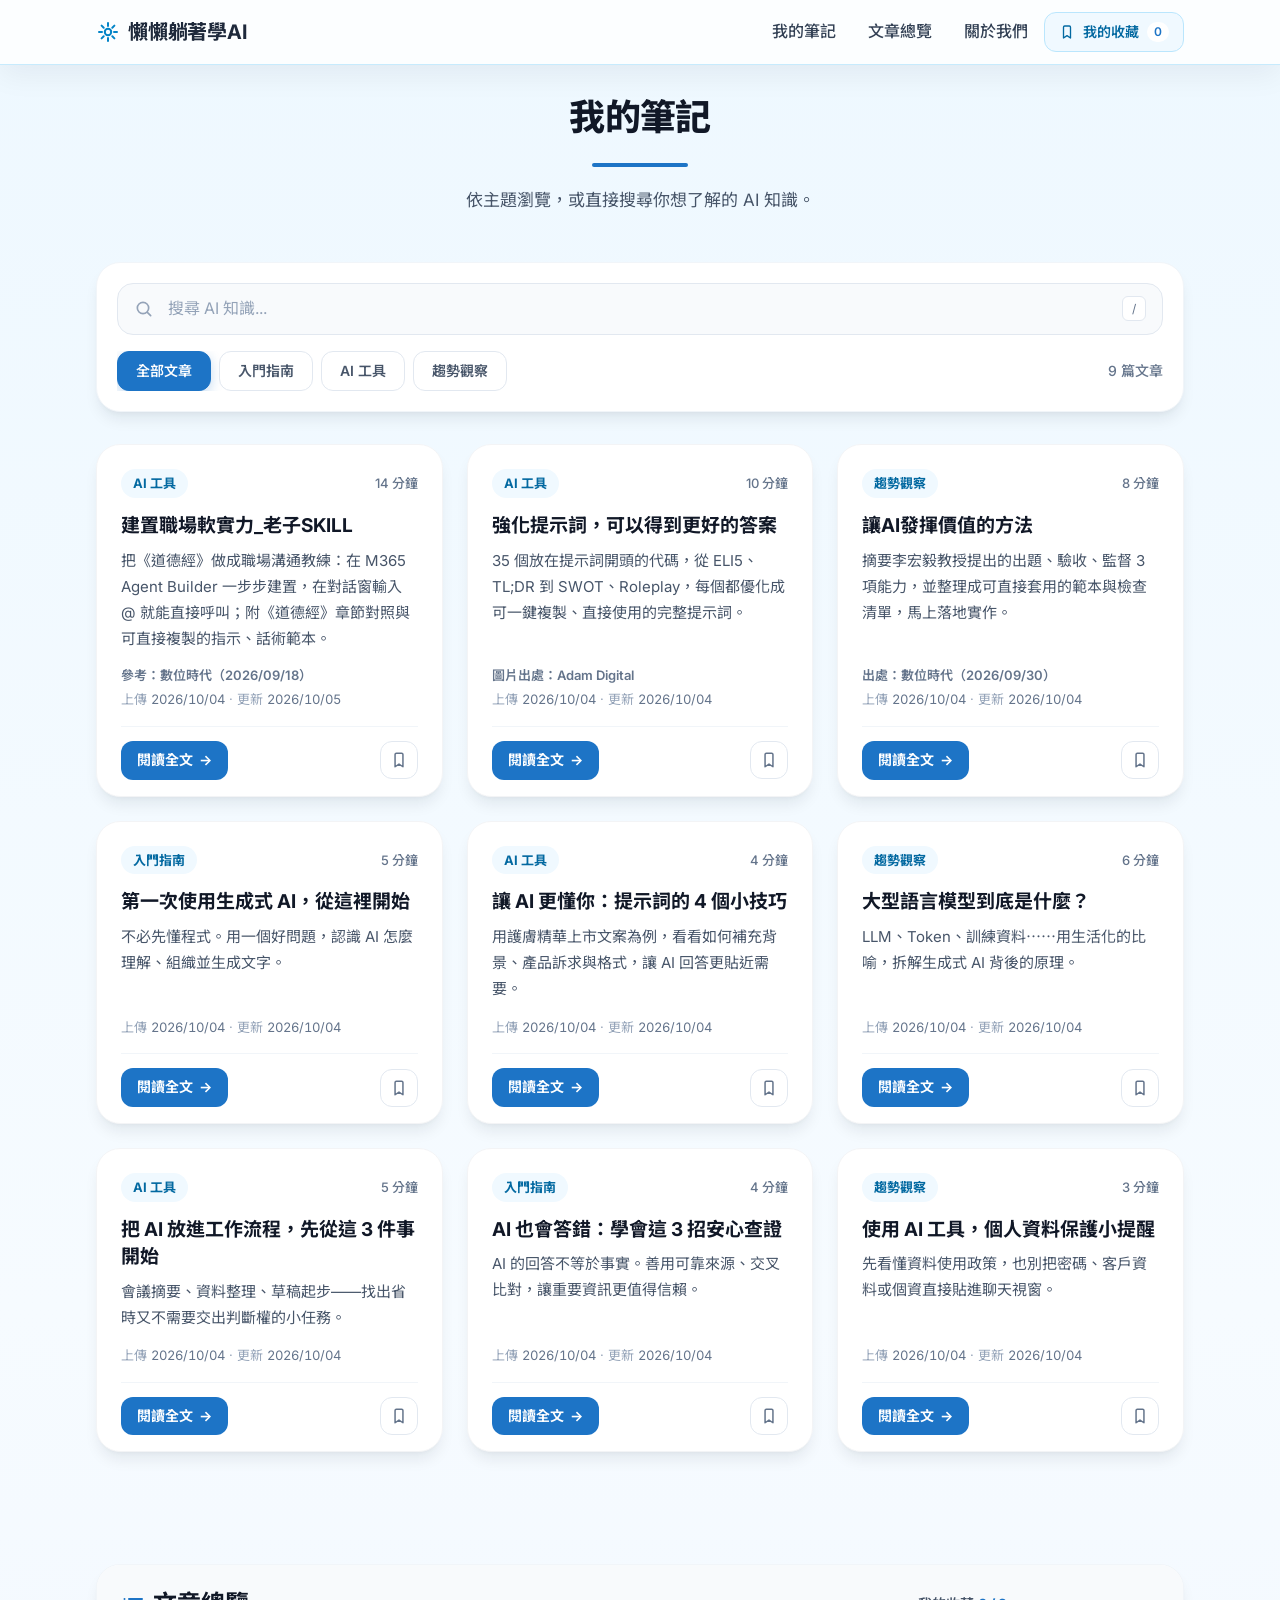
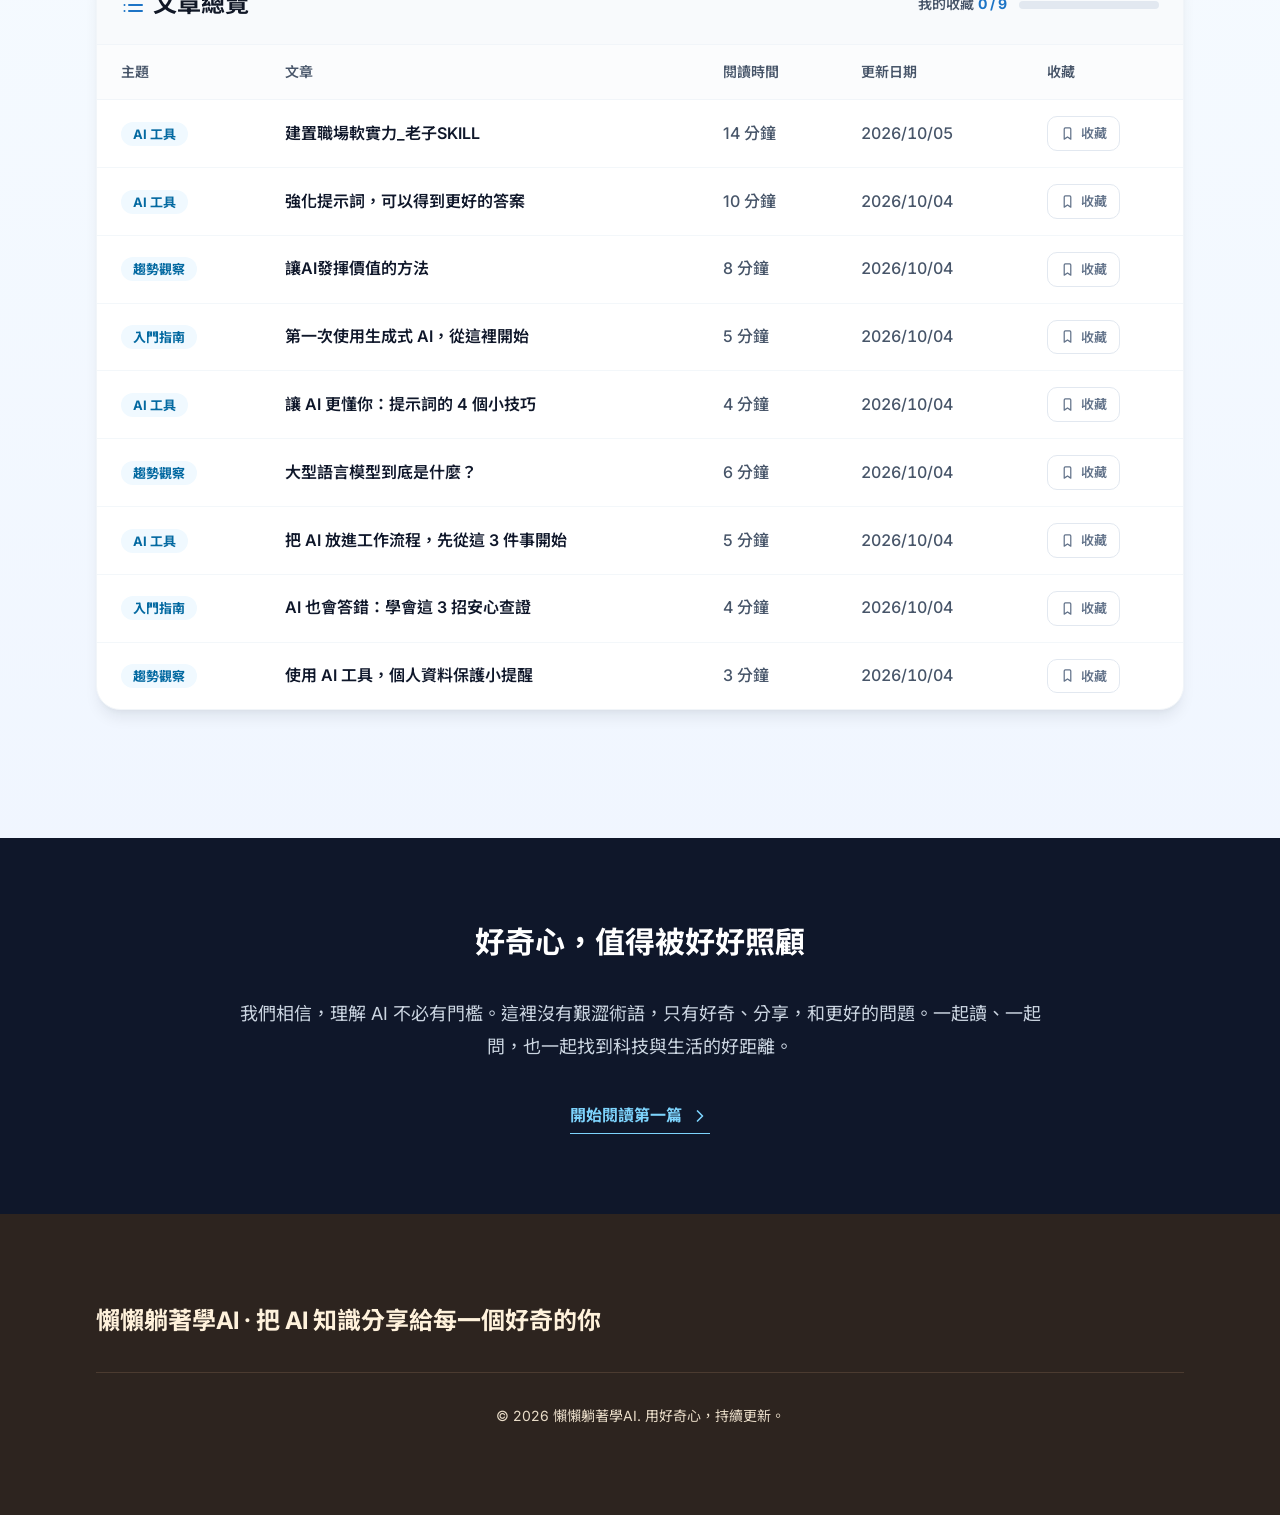
<file: index.html>
<!doctype html>
<html lang="zh-Hant">
  <head>
    <meta charset="utf-8">
    <meta name="viewport" content="width=device-width, initial-scale=1">
    <meta name="theme-color" content="#eef8ff">
    <meta name="description" content="一起讀懂人工智慧。探索 AI 工具、實用指南與值得關注的新知，讓科技成為日常的好幫手。">
    <title>懶懶躺著學AI — 把 AI 知識變成日常</title>
    <link rel="icon" href="data:image/svg+xml,%3Csvg xmlns=%27http://www.w3.org/2000/svg%27 viewBox=%270 0 24 24%27 fill=%27none%27 stroke=%27%230284c7%27 stroke-width=%272%27 stroke-linecap=%27round%27%3E%3Cpath d=%27M12 3v3M12 18v3M3 12h3M18 12h3M5.6 5.6l2.1 2.1M16.3 16.3l2.1 2.1M5.6 18.4l2.1-2.1M16.3 7.7l2.1-2.1%27/%3E%3Ccircle cx=%2712%27 cy=%2712%27 r=%273.2%27/%3E%3C/svg%3E">
    <link rel="preconnect" href="https://fonts.googleapis.com">
    <link rel="preconnect" href="https://fonts.gstatic.com" crossorigin>
    <link href="https://fonts.googleapis.com/css2?family=Inter:wght@400;500;600;700;800;900&family=Noto+Sans+TC:wght@400;500;700;900&display=swap" rel="stylesheet">
    <link rel="stylesheet" href="styles.css">
    <script>document.documentElement.classList.add("js");</script>
    <script src="articles.js" defer></script>
    <script src="app.js" defer></script>
  </head>
  <body>
    <header class="site-header">
      <div class="container header-inner">
        <a class="brand" href="#" aria-label="懶懶躺著學AI 首頁">
          <svg class="brand-icon" viewBox="0 0 24 24" aria-hidden="true"><path d="M12 3v3M12 18v3M3 12h3M18 12h3M5.6 5.6l2.1 2.1M16.3 16.3l2.1 2.1M5.6 18.4l2.1-2.1M16.3 7.7l2.1-2.1"/><circle cx="12" cy="12" r="3.2"/></svg>
          <span>懶懶躺著學AI</span>
        </a>
        <nav class="main-nav" id="main-nav" aria-label="主要導覽">
          <a class="nav-link" href="#articles">我的筆記</a>
          <a class="nav-link" href="#overview">文章總覽</a>
          <a class="nav-link" href="#about">關於我們</a>
        </nav>
        <button class="saved-nav" id="saved-toggle" type="button" aria-pressed="false">
          <svg viewBox="0 0 24 24" aria-hidden="true"><path d="M6.75 4.75A1.75 1.75 0 0 1 8.5 3h7A1.75 1.75 0 0 1 17.25 4.75V21L12 17.5 6.75 21V4.75Z"/></svg>
          <span>我的收藏</span><span class="saved-count" id="saved-count">0</span>
        </button>
        <button class="menu-button" id="menu-button" type="button" aria-label="開啟選單" aria-expanded="false" aria-controls="main-nav">
          <svg viewBox="0 0 24 24" aria-hidden="true"><path class="menu-open" d="M4 7h16M4 12h16M4 17h16"/><path class="menu-close" d="M6 6l12 12M18 6 6 18"/></svg>
        </button>
      </div>
    </header>

    <main>
      <section class="section articles-section" id="articles" aria-labelledby="articles-title">
        <div class="container">
          <div class="section-title reveal">
            <h2 id="articles-title">我的筆記</h2>
            <span class="title-bar" aria-hidden="true"></span>
            <p>依主題瀏覽，或直接搜尋你想了解的 AI 知識。</p>
          </div>

          <div class="toolbar-card">
            <label class="search-box">
              <svg viewBox="0 0 24 24" aria-hidden="true"><circle cx="10.8" cy="10.8" r="6.8"></circle><path d="m16 16 4 4"></path></svg>
              <input id="search-input" type="search" placeholder="搜尋 AI 知識..." aria-label="搜尋文章">
              <kbd>/</kbd>
            </label>
            <div class="feed-toolbar">
              <div class="filter-list" role="group" aria-label="文章分類">
                <button class="filter-button selected" type="button" data-filter="全部" aria-pressed="true">全部文章</button>
                <button class="filter-button" type="button" data-filter="入門指南" aria-pressed="false">入門指南</button>
                <button class="filter-button" type="button" data-filter="AI 工具" aria-pressed="false">AI 工具</button>
                <button class="filter-button" type="button" data-filter="趨勢觀察" aria-pressed="false">趨勢觀察</button>
              </div>
              <span class="result-count" id="result-count">9 篇文章</span>
            </div>
          </div>

          <div class="article-grid" id="article-grid">
            <article class="article-card" data-category="AI 工具" data-search="老子 道德經 軟實力 職場溝通 SKILL Agent Builder M365 Microsoft 365 Copilot 代理程式 Teams 郵件 衝突 協調 說服 回饋 話術 高情商 經理人 一天一AI 數位時代 上善若水 反者道之動 章節 第八章 第四十章 @ 呼叫 對話窗">
              <div class="card-body">
                <div class="card-kicker"><span class="category-label">AI 工具</span><span class="read-time" data-minutes="14">14 分鐘</span></div>
                <a class="card-title" href="article.html?id=laozi" target="_blank" rel="noopener">建置職場軟實力_老子SKILL</a>
                <p class="card-summary">把《道德經》做成職場溝通教練：在 M365 Agent Builder 一步步建置，在對話窗輸入 @ 就能直接呼叫；附《道德經》章節對照與可直接複製的指示、話術範本。</p>
                <p class="card-source">參考：數位時代（2026/09/18）</p>
                <p class="card-dates" data-dates="laozi"></p>
                <div class="card-bottom"><a class="read-more" href="article.html?id=laozi" target="_blank" rel="noopener">閱讀全文 <span aria-hidden="true">→</span></a><button class="bookmark-button" type="button" data-bookmark="laozi" aria-label="收藏文章：建置職場軟實力_老子SKILL" aria-pressed="false"><svg viewBox="0 0 24 24" aria-hidden="true"><path d="M6.75 4.75A1.75 1.75 0 0 1 8.5 3h7A1.75 1.75 0 0 1 17.25 4.75V21L12 17.5 6.75 21V4.75Z"/></svg></button></div>
              </div>
            </article>

            <article class="article-card" data-category="AI 工具" data-search="強化提示詞 更好的答案 ChatGPT Codes Powerful prompts Better answers 提示詞 prompt 代碼 指令 ELI5 ELI10 TL;DR Step-by-Step Checklist Exec Summary Outline Compare Table Pros Cons SWOT Bullet Points Jargonize Humanize Simplify Rewrite Shorten Expand Act As Role FAQ Quiz Me Flashcards Timeline Decision Tree Examples Case Study First Principles Feynman Socratic Critique Devil's Advocate Brainstorm Mind Map JSON Markdown Roleplay 摘要 比較 表格 優缺點 心智圖 腦力激盪 角色扮演 費曼 蘇格拉底 第一性原理">
              <div class="card-body">
                <div class="card-kicker"><span class="category-label">AI 工具</span><span class="read-time" data-minutes="10">10 分鐘</span></div>
                <a class="card-title" href="article.html?id=gptcodes" target="_blank" rel="noopener">強化提示詞，可以得到更好的答案</a>
                <p class="card-summary">35 個放在提示詞開頭的代碼，從 ELI5、TL;DR 到 SWOT、Roleplay，每個都優化成可一鍵複製、直接使用的完整提示詞。</p>
                <p class="card-source">圖片出處：Adam Digital</p>
                <p class="card-dates" data-dates="gptcodes"></p>
                <div class="card-bottom"><a class="read-more" href="article.html?id=gptcodes" target="_blank" rel="noopener">閱讀全文 <span aria-hidden="true">→</span></a><button class="bookmark-button" type="button" data-bookmark="gptcodes" aria-label="收藏文章：強化提示詞，可以得到更好的答案" aria-pressed="false"><svg viewBox="0 0 24 24" aria-hidden="true"><path d="M6.75 4.75A1.75 1.75 0 0 1 8.5 3h7A1.75 1.75 0 0 1 17.25 4.75V21L12 17.5 6.75 21V4.75Z"/></svg></button></div>
              </div>
            </article>

            <article class="article-card" data-category="趨勢觀察" data-search="李宏毅 AI Agent 出題 驗收 監督 指導教授 小金老師 Gemini 數位時代 方向 教育 落地 實作 範本 清單 驗收標準 會議摘要 Excel 文案 簡報">
              <div class="card-body">
                <div class="card-kicker"><span class="category-label">趨勢觀察</span><span class="read-time" data-minutes="8">8 分鐘</span></div>
                <a class="card-title" href="article.html?id=agentvalue" target="_blank" rel="noopener">讓AI發揮價值的方法</a>
                <p class="card-summary">摘要李宏毅教授提出的出題、驗收、監督 3 項能力，並整理成可直接套用的範本與檢查清單，馬上落地實作。</p>
                <p class="card-source">出處：數位時代（2026/09/30）</p>
                <p class="card-dates" data-dates="agentvalue"></p>
                <div class="card-bottom"><a class="read-more" href="article.html?id=agentvalue" target="_blank" rel="noopener">閱讀全文 <span aria-hidden="true">→</span></a><button class="bookmark-button" type="button" data-bookmark="agentvalue" aria-label="收藏文章：讓AI發揮價值的方法" aria-pressed="false"><svg viewBox="0 0 24 24" aria-hidden="true"><path d="M6.75 4.75A1.75 1.75 0 0 1 8.5 3h7A1.75 1.75 0 0 1 17.25 4.75V21L12 17.5 6.75 21V4.75Z"/></svg></button></div>
              </div>
            </article>

            <article class="article-card" data-category="入門指南" data-search="生成式 AI 入門 大型語言模型 token 機率">
              <div class="card-body">
                <div class="card-kicker"><span class="category-label">入門指南</span><span class="read-time" data-minutes="5">5 分鐘</span></div>
                <a class="card-title" href="article.html?id=prompt" target="_blank" rel="noopener">第一次使用生成式 AI，從這裡開始</a>
                <p class="card-summary">不必先懂程式。用一個好問題，認識 AI 怎麼理解、組織並生成文字。</p>
                <p class="card-dates" data-dates="prompt"></p>
                <div class="card-bottom"><a class="read-more" href="article.html?id=prompt" target="_blank" rel="noopener">閱讀全文 <span aria-hidden="true">→</span></a><button class="bookmark-button" type="button" data-bookmark="prompt" aria-label="收藏文章：第一次使用生成式 AI，從這裡開始" aria-pressed="false"><svg viewBox="0 0 24 24" aria-hidden="true"><path d="M6.75 4.75A1.75 1.75 0 0 1 8.5 3h7A1.75 1.75 0 0 1 17.25 4.75V21L12 17.5 6.75 21V4.75Z"/></svg></button></div>
              </div>
            </article>

            <article class="article-card" data-category="AI 工具" data-search="提示詞 prompt 寫作技巧 指令 AI 工具 護膚 精華液 保濕 緊緻 透亮 IG hashtag 文案">
              <div class="card-body">
                <div class="card-kicker"><span class="category-label">AI 工具</span><span class="read-time" data-minutes="4">4 分鐘</span></div>
                <a class="card-title" href="article.html?id=writing" target="_blank" rel="noopener">讓 AI 更懂你：提示詞的 4 個小技巧</a>
                <p class="card-summary">用護膚精華上市文案為例，看看如何補充背景、產品訴求與格式，讓 AI 回答更貼近需要。</p>
                <p class="card-dates" data-dates="writing"></p>
                <div class="card-bottom"><a class="read-more" href="article.html?id=writing" target="_blank" rel="noopener">閱讀全文 <span aria-hidden="true">→</span></a><button class="bookmark-button" type="button" data-bookmark="writing" aria-label="收藏文章：讓 AI 更懂你：提示詞的 4 個小技巧" aria-pressed="false"><svg viewBox="0 0 24 24" aria-hidden="true"><path d="M6.75 4.75A1.75 1.75 0 0 1 8.5 3h7A1.75 1.75 0 0 1 17.25 4.75V21L12 17.5 6.75 21V4.75Z"/></svg></button></div>
              </div>
            </article>

            <article class="article-card" data-category="趨勢觀察" data-search="大型語言模型 LLM 語言模型 token 原理 AI 趨勢">
              <div class="card-body">
                <div class="card-kicker"><span class="category-label">趨勢觀察</span><span class="read-time" data-minutes="6">6 分鐘</span></div>
                <a class="card-title" href="article.html?id=models" target="_blank" rel="noopener">大型語言模型到底是什麼？</a>
                <p class="card-summary">LLM、Token、訓練資料⋯⋯用生活化的比喻，拆解生成式 AI 背後的原理。</p>
                <p class="card-dates" data-dates="models"></p>
                <div class="card-bottom"><a class="read-more" href="article.html?id=models" target="_blank" rel="noopener">閱讀全文 <span aria-hidden="true">→</span></a><button class="bookmark-button" type="button" data-bookmark="models" aria-label="收藏文章：大型語言模型到底是什麼？" aria-pressed="false"><svg viewBox="0 0 24 24" aria-hidden="true"><path d="M6.75 4.75A1.75 1.75 0 0 1 8.5 3h7A1.75 1.75 0 0 1 17.25 4.75V21L12 17.5 6.75 21V4.75Z"/></svg></button></div>
              </div>
            </article>

            <article class="article-card" data-category="AI 工具" data-search="AI 工作流程 生產力 摘要 整理 工作術">
              <div class="card-body">
                <div class="card-kicker"><span class="category-label">AI 工具</span><span class="read-time" data-minutes="5">5 分鐘</span></div>
                <a class="card-title" href="article.html?id=workflow" target="_blank" rel="noopener">把 AI 放進工作流程，先從這 3 件事開始</a>
                <p class="card-summary">會議摘要、資料整理、草稿起步——找出省時又不需要交出判斷權的小任務。</p>
                <p class="card-dates" data-dates="workflow"></p>
                <div class="card-bottom"><a class="read-more" href="article.html?id=workflow" target="_blank" rel="noopener">閱讀全文 <span aria-hidden="true">→</span></a><button class="bookmark-button" type="button" data-bookmark="workflow" aria-label="收藏文章：把 AI 放進工作流程，先從這 3 件事開始" aria-pressed="false"><svg viewBox="0 0 24 24" aria-hidden="true"><path d="M6.75 4.75A1.75 1.75 0 0 1 8.5 3h7A1.75 1.75 0 0 1 17.25 4.75V21L12 17.5 6.75 21V4.75Z"/></svg></button></div>
              </div>
            </article>

            <article class="article-card" data-category="入門指南" data-search="AI 幻覺 查證 事實錯誤 引用 可靠性">
              <div class="card-body">
                <div class="card-kicker"><span class="category-label">入門指南</span><span class="read-time" data-minutes="4">4 分鐘</span></div>
                <a class="card-title" href="article.html?id=factcheck" target="_blank" rel="noopener">AI 也會答錯：學會這 3 招安心查證</a>
                <p class="card-summary">AI 的回答不等於事實。善用可靠來源、交叉比對，讓重要資訊更值得信賴。</p>
                <p class="card-dates" data-dates="factcheck"></p>
                <div class="card-bottom"><a class="read-more" href="article.html?id=factcheck" target="_blank" rel="noopener">閱讀全文 <span aria-hidden="true">→</span></a><button class="bookmark-button" type="button" data-bookmark="factcheck" aria-label="收藏文章：AI 也會答錯：學會這 3 招安心查證" aria-pressed="false"><svg viewBox="0 0 24 24" aria-hidden="true"><path d="M6.75 4.75A1.75 1.75 0 0 1 8.5 3h7A1.75 1.75 0 0 1 17.25 4.75V21L12 17.5 6.75 21V4.75Z"/></svg></button></div>
              </div>
            </article>

            <article class="article-card" data-category="趨勢觀察" data-search="隱私 AI 個資 資料安全 數位安全">
              <div class="card-body">
                <div class="card-kicker"><span class="category-label">趨勢觀察</span><span class="read-time" data-minutes="3">3 分鐘</span></div>
                <a class="card-title" href="article.html?id=privacy" target="_blank" rel="noopener">使用 AI 工具，個人資料保護小提醒</a>
                <p class="card-summary">先看懂資料使用政策，也別把密碼、客戶資料或個資直接貼進聊天視窗。</p>
                <p class="card-dates" data-dates="privacy"></p>
                <div class="card-bottom"><a class="read-more" href="article.html?id=privacy" target="_blank" rel="noopener">閱讀全文 <span aria-hidden="true">→</span></a><button class="bookmark-button" type="button" data-bookmark="privacy" aria-label="收藏文章：使用 AI 工具，個人資料保護小提醒" aria-pressed="false"><svg viewBox="0 0 24 24" aria-hidden="true"><path d="M6.75 4.75A1.75 1.75 0 0 1 8.5 3h7A1.75 1.75 0 0 1 17.25 4.75V21L12 17.5 6.75 21V4.75Z"/></svg></button></div>
              </div>
            </article>
          </div>
          <p class="empty-state" id="empty-state" hidden>找不到符合條件的文章，試試其他關鍵字或分類。</p>
        </div>
      </section>

      <section class="section container" id="overview" aria-labelledby="overview-title">
        <div class="overview-card reveal">
          <div class="overview-head">
            <h2 id="overview-title">
              <svg viewBox="0 0 24 24" aria-hidden="true"><path d="M8 6h13M8 12h13M8 18h13M3.5 6h.01M3.5 12h.01M3.5 18h.01"/></svg>
              文章總覽
            </h2>
            <div class="progress" aria-live="polite">
              <span>我的收藏 <strong id="progress-text">0 / 6</strong></span>
              <span class="progress-track"><span class="progress-fill" id="progress-fill"></span></span>
            </div>
          </div>
          <div class="table-wrap">
            <table class="overview-table">
              <thead>
                <tr><th scope="col">主題</th><th scope="col">文章</th><th scope="col">閱讀時間</th><th scope="col">更新日期</th><th scope="col">收藏</th></tr>
              </thead>
              <tbody id="overview-body"></tbody>
            </table>
          </div>
        </div>
      </section>

      <section class="about-band" id="about" aria-labelledby="about-title">
        <div class="container about-inner reveal">
          <h2 id="about-title">好奇心，值得被好好照顧</h2>
          <p>我們相信，理解 AI 不必有門檻。這裡沒有艱澀術語，只有好奇、分享，和更好的問題。一起讀、一起問，也一起找到科技與生活的好距離。</p>
          <a class="text-link" href="#articles">開始閱讀第一篇 <svg viewBox="0 0 24 24" aria-hidden="true"><path d="m9 6 6 6-6 6"/></svg></a>
        </div>
      </section>
    </main>

    <footer class="site-footer">
      <div class="container">
        <h2>懶懶躺著學AI · 把 AI 知識分享給每一個好奇的你</h2>
        <p class="copyright">© 2026 懶懶躺著學AI. 用好奇心，持續更新。</p>
      </div>
    </footer>

    <div class="toast" id="toast" role="status" aria-live="polite"></div>
  </body>
</html>
</file>
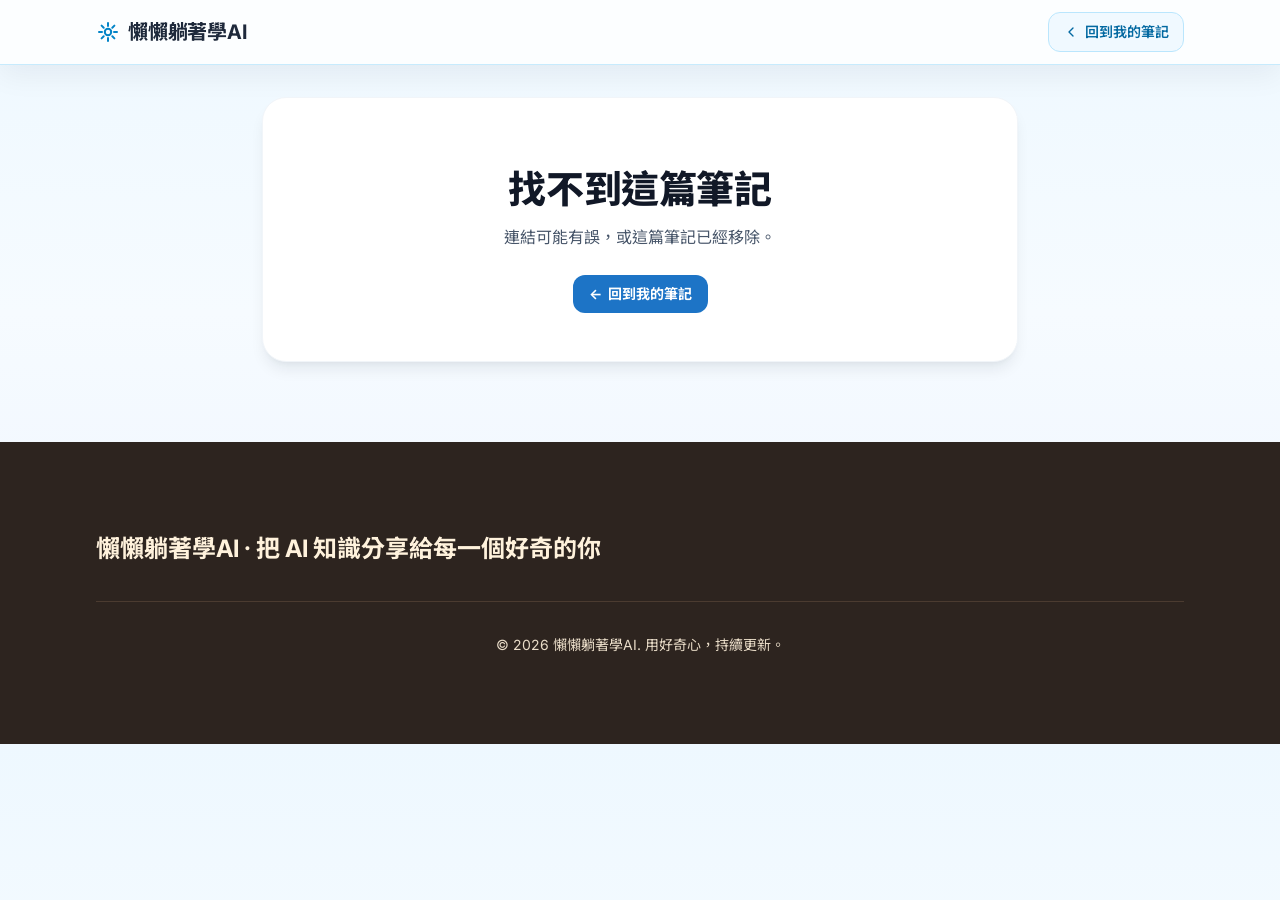
<file: article.html>
<!doctype html>
<html lang="zh-Hant">
  <head>
    <meta charset="utf-8">
    <meta name="viewport" content="width=device-width, initial-scale=1">
    <meta name="theme-color" content="#eef8ff">
    <meta name="description" content="懶懶躺著學AI 的筆記全文。">
    <title>筆記 — 懶懶躺著學AI</title>
    <link rel="icon" href="data:image/svg+xml,%3Csvg xmlns=%27http://www.w3.org/2000/svg%27 viewBox=%270 0 24 24%27 fill=%27none%27 stroke=%27%230284c7%27 stroke-width=%272%27 stroke-linecap=%27round%27%3E%3Cpath d=%27M12 3v3M12 18v3M3 12h3M18 12h3M5.6 5.6l2.1 2.1M16.3 16.3l2.1 2.1M5.6 18.4l2.1-2.1M16.3 7.7l2.1-2.1%27/%3E%3Ccircle cx=%2712%27 cy=%2712%27 r=%273.2%27/%3E%3C/svg%3E">
    <link rel="preconnect" href="https://fonts.googleapis.com">
    <link rel="preconnect" href="https://fonts.gstatic.com" crossorigin>
    <link href="https://fonts.googleapis.com/css2?family=Inter:wght@400;500;600;700;800;900&family=Noto+Sans+TC:wght@400;500;700;900&display=swap" rel="stylesheet">
    <link rel="stylesheet" href="styles.css">
    <script src="articles.js" defer></script>
    <script src="article.js" defer></script>
  </head>
  <body>
    <header class="site-header">
      <div class="container header-inner">
        <a class="brand" href="index.html" aria-label="懶懶躺著學AI 首頁">
          <svg class="brand-icon" viewBox="0 0 24 24" aria-hidden="true"><path d="M12 3v3M12 18v3M3 12h3M18 12h3M5.6 5.6l2.1 2.1M16.3 16.3l2.1 2.1M5.6 18.4l2.1-2.1M16.3 7.7l2.1-2.1"/><circle cx="12" cy="12" r="3.2"/></svg>
          <span>懶懶躺著學AI</span>
        </a>
        <a class="back-link" href="index.html#articles">
          <svg viewBox="0 0 24 24" aria-hidden="true"><path d="m15 6-6 6 6 6"/></svg>
          回到我的筆記
        </a>
      </div>
    </header>

    <main class="container article-page">
      <article class="article-sheet" id="article" hidden>
        <div class="article-meta">
          <span class="category-label" id="article-category"></span>
          <span class="read-time" id="article-read-time"></span>
        </div>
        <h1 id="article-title"></h1>
        <p class="article-dates" id="article-dates"></p>
        <p class="article-credit" id="article-credit" hidden></p>
        <p class="article-intro" id="article-intro"></p>
        <figure class="article-figure" id="article-figure" hidden></figure>
        <div class="article-content" id="article-content"></div>
        <div class="article-sources" id="article-sources"></div>
        <div class="article-actions">
          <a class="read-more" href="index.html#articles"><span aria-hidden="true">←</span> 回到我的筆記</a>
          <button class="row-bookmark" id="article-bookmark" type="button" aria-pressed="false">
            <svg viewBox="0 0 24 24" aria-hidden="true"><path d="M6.75 4.75A1.75 1.75 0 0 1 8.5 3h7A1.75 1.75 0 0 1 17.25 4.75V21L12 17.5 6.75 21V4.75Z"/></svg>
            <span>加入收藏</span>
          </button>
        </div>
      </article>

      <section class="article-sheet not-found" id="not-found" hidden>
        <h1>找不到這篇筆記</h1>
        <p>連結可能有誤，或這篇筆記已經移除。</p>
        <a class="read-more" href="index.html#articles"><span aria-hidden="true">←</span> 回到我的筆記</a>
      </section>
    </main>

    <footer class="site-footer">
      <div class="container">
        <h2>懶懶躺著學AI · 把 AI 知識分享給每一個好奇的你</h2>
        <p class="copyright">© 2026 懶懶躺著學AI. 用好奇心，持續更新。</p>
      </div>
    </footer>

    <div class="toast" id="toast" role="status" aria-live="polite"></div>
  </body>
</html>
</file>
<file: styles.css>
/* 視覺風格參考 travel-site：淺天藍背景、白色大圓角卡片、主色 #1d74c6 */
:root {
  --background: #eef8ff;
  --foreground: #10213a;
  --primary: #1d74c6;
  --slate-50: #f8fafc;
  --slate-100: #f1f5f9;
  --slate-200: #e2e8f0;
  --slate-300: #cbd5e1;
  --slate-400: #94a3b8;
  --slate-500: #64748b;
  --slate-600: #475569;
  --slate-700: #334155;
  --slate-800: #1e293b;
  --slate-900: #0f172a;
  --sky-50: #f0f9ff;
  --sky-100: #e0f2fe;
  --sky-200: #bae6fd;
  --sky-300: #7dd3fc;
  --sky-600: #0284c7;
  --sky-700: #0369a1;
  --emerald-400: #34d399;
  --footer-bg: #2d241f;
  --footer-text: #e9dcc8;
  --footer-title: #fff2dc;
  --footer-line: rgba(95, 76, 61, .6);
  --shadow-lg: 0 10px 15px -3px rgba(15, 23, 42, .08), 0 4px 6px -4px rgba(15, 23, 42, .06);
  --shadow-xl: 0 20px 25px -5px rgba(15, 23, 42, .1), 0 8px 10px -6px rgba(15, 23, 42, .08);
  --shadow-2xl: 0 25px 50px -12px rgba(15, 23, 42, .25);
  --font: "Inter", "Segoe UI", "Microsoft JhengHei", "Noto Sans TC", sans-serif;
}

*, *::before, *::after { box-sizing: border-box; }
html { scroll-behavior: smooth; scroll-padding-top: 72px; }
body {
  margin: 0;
  background: linear-gradient(180deg, #eef8ff 0%, #f6fbff 42%, #edf3ff 100%);
  color: var(--foreground);
  font-family: var(--font);
  line-height: 1.6;
  -webkit-font-smoothing: antialiased;
}
button, input { font: inherit; }
button { color: inherit; }
a { color: inherit; text-decoration: none; }
svg { flex: 0 0 auto; }
::selection { background: rgba(29, 116, 198, .18); }
:focus-visible { outline: 2px solid var(--primary); outline-offset: 3px; }

.container { width: 100%; max-width: 1152px; margin: 0 auto; padding: 0 16px; }
@media (min-width: 640px) { .container { padding: 0 24px; } }
@media (min-width: 1024px) { .container { padding: 0 32px; } }

/* 線條圖示共用設定 */
.brand-icon, .saved-nav svg, .menu-button svg,
.search-box svg, .bookmark-button svg, .overview-head svg, .text-link svg, .row-bookmark svg {
  fill: none; stroke: currentColor; stroke-width: 2; stroke-linecap: round; stroke-linejoin: round;
}

/* ---------- 導覽列 ---------- */
.site-header {
  position: sticky; top: 0; z-index: 50;
  border-bottom: 1px solid rgba(186, 230, 253, .8);
  background: rgba(255, 255, 255, .8);
  -webkit-backdrop-filter: blur(24px); backdrop-filter: blur(24px);
  box-shadow: 0 10px 30px rgba(15, 23, 42, .06);
}
.header-inner { position: relative; height: 64px; display: flex; align-items: center; gap: 16px; }
.brand { display: inline-flex; align-items: center; gap: 8px; color: var(--slate-800); font-size: 20px; font-weight: 700; letter-spacing: -.01em; }
.brand-icon { width: 24px; height: 24px; color: var(--sky-600); }
.main-nav { display: flex; align-items: center; gap: 32px; margin-left: auto; }
.nav-link {
  color: var(--slate-700); font-weight: 500;
  text-decoration: underline 2px transparent; text-underline-offset: 8px;
  transition: color .2s, text-decoration-color .2s;
}
.nav-link:hover { color: var(--sky-600); text-decoration-color: var(--sky-600); }
.saved-nav {
  display: inline-flex; align-items: center; gap: 8px; padding: 8px 14px;
  border: 1px solid var(--sky-200); border-radius: 12px; background: var(--sky-50);
  color: var(--sky-700); font-size: 14px; font-weight: 600; cursor: pointer;
  transition: background .2s, color .2s, border-color .2s;
}
.saved-nav svg { width: 16px; height: 16px; }
.saved-nav:hover { background: var(--sky-100); }
.saved-nav[aria-pressed="true"] { border-color: var(--primary); background: var(--primary); color: #fff; }
.saved-count { min-width: 22px; padding: 0 6px; border-radius: 999px; background: #fff; color: var(--primary); font-size: 12px; text-align: center; }
.menu-button { display: none; padding: 8px; border: 0; border-radius: 8px; background: transparent; color: var(--slate-700); cursor: pointer; transition: background .2s, color .2s; }
.menu-button:hover { background: var(--sky-50); color: var(--sky-600); }
.menu-button svg { display: block; width: 24px; height: 24px; }
.menu-button .menu-close, .menu-button[aria-expanded="true"] .menu-open { display: none; }
.menu-button[aria-expanded="true"] .menu-close { display: inline; }

/* ---------- 區塊標題 ---------- */
.section { padding-top: 80px; padding-bottom: 80px; }
/* 頁面第一個區塊緊接導覽列，不留大片空白 */
main > .section:first-child { padding-top: 24px; }
.section-title { margin-bottom: 48px; text-align: center; }
.section-title h2 { margin: 0; color: #111827; font-size: clamp(30px, 4vw, 36px); font-weight: 800; letter-spacing: -.02em; }
.title-bar { display: block; width: 96px; height: 4px; margin: 16px auto 0; border-radius: 999px; background: var(--primary); }
.section-title p { margin: 20px 0 0; color: var(--slate-600); font-size: 17px; }

/* ---------- 文章區 ---------- */
.toolbar-card { margin-bottom: 32px; padding: 20px; border: 1px solid var(--slate-100); border-radius: 24px; background: #fff; box-shadow: var(--shadow-lg); }
.search-box { display: flex; align-items: center; gap: 12px; height: 52px; padding: 0 16px; border: 1px solid var(--slate-200); border-radius: 16px; background: var(--slate-50); transition: border-color .2s, box-shadow .2s, background .2s; }
.search-box:focus-within { border-color: var(--sky-300); background: #fff; box-shadow: 0 0 0 4px rgba(29, 116, 198, .12); }
.search-box svg { width: 20px; height: 20px; color: var(--slate-400); }
.search-box input { width: 100%; border: 0; outline: 0; background: transparent; color: var(--slate-900); font-size: 16px; }
.search-box input::placeholder { color: var(--slate-400); }
.search-box kbd { min-width: 24px; padding: 2px 8px; border: 1px solid var(--slate-200); border-radius: 6px; background: #fff; color: var(--slate-500); font-family: inherit; font-size: 12px; text-align: center; }
.feed-toolbar { display: flex; align-items: center; justify-content: space-between; gap: 12px; margin-top: 16px; }
.filter-list { display: flex; gap: 8px; overflow-x: auto; scrollbar-width: none; }
.filter-list::-webkit-scrollbar { display: none; }
.filter-button { flex: 0 0 auto; padding: 8px 18px; border: 1px solid var(--slate-200); border-radius: 12px; background: #fff; color: var(--slate-600); font-size: 14px; font-weight: 600; cursor: pointer; transition: all .2s; }
.filter-button:hover { border-color: var(--sky-200); background: var(--sky-50); color: var(--sky-700); }
.filter-button.selected { border-color: var(--primary); background: var(--primary); color: #fff; box-shadow: 0 4px 12px rgba(29, 116, 198, .25); }
.result-count { flex: 0 0 auto; color: var(--slate-500); font-size: 14px; font-weight: 500; }

.article-grid { display: grid; grid-template-columns: minmax(0, 1fr); gap: 24px; }
@media (min-width: 640px) { .article-grid { grid-template-columns: repeat(2, minmax(0, 1fr)); } }
@media (min-width: 1024px) { .article-grid { grid-template-columns: repeat(3, minmax(0, 1fr)); } }
.article-card {
  display: flex; flex-direction: column; min-width: 0; overflow: hidden;
  border: 1px solid #f3f4f6; border-radius: 24px; background: #fff; box-shadow: var(--shadow-lg);
  transition: box-shadow .3s, transform .3s;
  animation: fade-up .45s ease both;
}
.article-card:hover { box-shadow: var(--shadow-2xl); transform: translateY(-4px); }
.article-card[hidden] { display: none; }
.card-body { flex: 1; display: flex; flex-direction: column; padding: 24px 24px 16px; }
.card-kicker { display: flex; align-items: center; justify-content: space-between; }
.category-label { padding: 4px 12px; border-radius: 999px; background: var(--sky-50); color: var(--sky-700); font-size: 13px; font-weight: 700; }
.read-time { color: var(--slate-500); font-size: 13px; font-weight: 500; }
.card-title { display: block; margin: 14px 0 8px; padding: 0; border: 0; background: transparent; color: #111827; cursor: pointer; font-size: 19px; font-weight: 700; line-height: 1.45; text-align: left; transition: color .2s; }
.card-title:hover { color: var(--primary); }
.card-summary { flex: 1; margin: 0; color: var(--slate-600); font-size: 15px; line-height: 1.75; }
.card-source { margin: 12px 0 0; color: var(--slate-500); font-size: 13px; font-weight: 600; }
.card-source + .card-dates { margin-top: 4px; }
.card-dates { margin: 14px 0 0; color: var(--slate-400); font-size: 13px; }
.card-dates time { color: var(--slate-500); font-variant-numeric: tabular-nums; }
.read-more { display: inline-flex; align-items: center; gap: 6px; padding: 8px 16px; border: 0; border-radius: 12px; background: var(--primary); color: #fff; font-size: 14px; font-weight: 700; cursor: pointer; transition: background .2s, transform .2s; }
.read-more:hover { background: var(--sky-700); transform: translateY(-1px); }
.read-more span { transition: transform .2s; }
.read-more:hover span { transform: translateX(3px); }
.card-bottom { display: flex; align-items: center; justify-content: space-between; margin-top: 16px; padding-top: 14px; border-top: 1px solid var(--slate-100); color: var(--slate-500); font-size: 13px; }
.bookmark-button { display: grid; place-items: center; width: 38px; height: 38px; border: 1px solid var(--slate-200); border-radius: 12px; background: #fff; color: var(--slate-500); cursor: pointer; transition: all .2s; }
.bookmark-button svg { width: 18px; height: 18px; }
.bookmark-button:hover { border-color: var(--sky-200); background: var(--sky-50); color: var(--primary); }
.bookmark-button[aria-pressed="true"] { border-color: var(--primary); background: var(--primary); color: #fff; }
.bookmark-button[aria-pressed="true"] svg { fill: currentColor; }
.empty-state { margin: 0; padding: 48px 16px; border: 1px dashed var(--slate-300); border-radius: 24px; background: rgba(255, 255, 255, .6); color: var(--slate-500); text-align: center; }

/* ---------- 文章總覽表 ---------- */
#overview { padding-top: 32px; }
.overview-card { overflow: hidden; border: 1px solid var(--slate-100); border-radius: 24px; background: #fff; box-shadow: var(--shadow-lg); }
.overview-head { display: flex; align-items: center; justify-content: space-between; flex-wrap: wrap; gap: 16px; padding: 20px 24px; border-bottom: 1px solid var(--slate-100); background: var(--slate-50); }
.overview-head h2 { display: flex; align-items: center; gap: 8px; margin: 0; color: #111827; font-size: 24px; font-weight: 700; }
.overview-head svg { width: 24px; height: 24px; color: var(--primary); }
.progress { display: flex; align-items: center; gap: 12px; color: var(--slate-600); font-size: 14px; font-weight: 600; }
.progress strong { color: var(--primary); }
.progress-track { width: 140px; height: 8px; overflow: hidden; border-radius: 999px; background: var(--slate-200); }
.progress-fill { display: block; width: 0; height: 100%; border-radius: inherit; background: linear-gradient(90deg, #38bdf8, var(--primary)); transition: width .6s ease; }
.table-wrap { overflow-x: auto; }
.overview-table { width: 100%; border-collapse: collapse; text-align: left; }
.overview-table th { padding: 16px 24px; border-bottom: 1px solid var(--slate-100); background: rgba(248, 250, 252, .5); color: var(--slate-600); font-size: 14px; font-weight: 600; white-space: nowrap; }
.overview-table td { padding: 16px 24px; border-bottom: 1px solid rgba(241, 245, 249, .8); color: var(--slate-600); font-weight: 500; }
.overview-table tbody tr { transition: background .2s; }
.overview-table tbody tr:hover { background: rgba(240, 249, 255, .5); }
.overview-table tbody tr:last-child td { border-bottom: 0; }
.overview-table td:first-child { white-space: nowrap; }
.row-title { display: inline; padding: 0; border: 0; background: transparent; color: var(--slate-900); font-weight: 600; text-align: left; cursor: pointer; }
.row-title:hover { color: var(--primary); text-decoration: underline; text-underline-offset: 4px; }
.row-time, .row-date { white-space: nowrap; }
.row-date time { font-variant-numeric: tabular-nums; }
.row-bookmark { display: inline-flex; align-items: center; gap: 6px; padding: 6px 12px; border: 1px solid var(--slate-200); border-radius: 10px; background: #fff; color: var(--slate-500); font-size: 13px; font-weight: 600; white-space: nowrap; cursor: pointer; transition: all .2s; }
.row-bookmark svg { width: 15px; height: 15px; }
.row-bookmark:hover { border-color: var(--sky-200); color: var(--primary); }
.row-bookmark[aria-pressed="true"] { border-color: var(--sky-200); background: var(--sky-50); color: var(--primary); }
.row-bookmark[aria-pressed="true"] svg { fill: currentColor; }

/* ---------- 深色段落與頁尾 ---------- */
.about-band { margin-top: 48px; padding: 80px 0; background: var(--slate-900); }
.about-inner { max-width: 896px; text-align: center; }
.about-band h2 { margin: 0 0 32px; color: #fff; font-size: 30px; font-weight: 700; }
.about-band p { margin: 0 0 40px; color: var(--slate-300); font-size: 18px; line-height: 1.8; }
.text-link { display: inline-flex; align-items: center; gap: 8px; padding-bottom: 4px; border-bottom: 1px solid var(--sky-300); color: var(--sky-300); font-weight: 700; transition: color .2s; }
.text-link:hover { color: var(--sky-200); }
.text-link svg { width: 20px; height: 20px; }

.site-footer { padding: 48px 0; background: var(--footer-bg); color: var(--footer-text); }
.site-footer .container { padding-top: 40px; padding-bottom: 40px; }
.site-footer h2 { margin: 0 0 16px; color: var(--footer-title); font-size: 24px; font-weight: 700; }
.copyright { margin: 32px 0 0; padding-top: 32px; border-top: 1px solid var(--footer-line); font-size: 14px; text-align: center; }

/* ---------- 文章全文頁 ---------- */
.back-link { display: inline-flex; align-items: center; gap: 6px; margin-left: auto; padding: 8px 14px; border: 1px solid var(--sky-200); border-radius: 12px; background: var(--sky-50); color: var(--sky-700); font-size: 14px; font-weight: 600; transition: background .2s; }
.back-link:hover { background: var(--sky-100); }
.back-link svg { width: 16px; height: 16px; fill: none; stroke: currentColor; stroke-width: 2; stroke-linecap: round; stroke-linejoin: round; }
.article-page { max-width: 820px; padding-top: 32px; padding-bottom: 80px; }
.article-sheet { padding: 48px; border: 1px solid var(--slate-100); border-radius: 24px; background: #fff; box-shadow: var(--shadow-lg); }
.article-sheet[hidden] { display: none; }
.article-meta { display: flex; align-items: center; justify-content: space-between; gap: 12px; }
.article-sheet h1 { margin: 18px 0 10px; color: #111827; font-size: clamp(28px, 4.5vw, 38px); font-weight: 800; line-height: 1.35; letter-spacing: -.01em; }
.article-dates { margin: 0 0 24px; color: var(--slate-500); font-size: 14px; }
.article-dates time { font-variant-numeric: tabular-nums; }
.article-credit { margin: -8px 0 20px; padding: 12px 16px; border-left: 3px solid var(--primary); border-radius: 0 12px 12px 0; background: var(--slate-50); color: var(--slate-600); font-size: 14px; line-height: 1.7; }
.article-credit[hidden] { display: none; }
.article-credit a { color: var(--primary); font-weight: 600; text-decoration: underline; text-underline-offset: 3px; }
.article-intro { margin: 0; padding: 18px 22px; border-radius: 16px; background: var(--sky-50); color: var(--slate-700); font-size: 17px; line-height: 1.9; }
.article-content { margin-top: 28px; color: var(--slate-600); font-size: 17px; line-height: 1.95; }
.article-content h2 { margin: 36px 0 8px; color: var(--slate-800); font-size: 21px; font-weight: 700; line-height: 1.5; }
.article-content p { margin: 8px 0; }
.prompt-example { margin-top: 28px; padding: 20px; border: 1px solid var(--slate-200); border-radius: 16px; background: var(--slate-50); }
.example-label { display: block; margin-top: 14px; color: #6d28d9; font-size: 14px; }
.article-figure { margin: 28px auto 0; max-width: 560px; text-align: center; }
.article-figure[hidden] { display: none; }
.article-figure a { display: block; overflow: hidden; border: 1px solid var(--slate-200); border-radius: 16px; box-shadow: var(--shadow-lg); transition: box-shadow .2s, transform .2s; }
.article-figure a:hover { box-shadow: var(--shadow-xl); transform: translateY(-2px); }
.article-figure img { display: block; width: 100%; height: auto; }
.article-figure figcaption { margin-top: 10px; color: var(--slate-500); font-size: 13px; }
.example-desc { margin: 4px 0 0; color: var(--slate-500); font-size: 14px; line-height: 1.7; }
.example-box { position: relative; }
.example-box .example-text { padding-right: 96px; }
.copy-button { position: absolute; top: 10px; right: 10px; padding: 6px 12px; border: 1px solid rgba(148, 163, 184, .4); border-radius: 8px; background: rgba(255, 255, 255, .08); color: var(--slate-200); font-size: 13px; font-weight: 600; cursor: pointer; transition: background .2s, color .2s, border-color .2s; }
.copy-button:hover { background: rgba(255, 255, 255, .18); color: #fff; }
.copy-button.copied { border-color: var(--emerald-400); background: rgba(52, 211, 153, .15); color: var(--emerald-400); }
.example-text { margin: 8px 0 12px; padding: 16px; overflow-wrap: anywhere; border-radius: 12px; background: var(--slate-900); color: var(--slate-200); font-family: ui-monospace, "Cascadia Code", Consolas, monospace; font-size: 14px; line-height: 1.8; white-space: pre-wrap; }
.example-note { margin: 12px 0 0 !important; color: #b45309; font-size: 13px; }
.prompt-example h2 { margin: 0 0 12px; }
.article-sources { margin-top: 36px; padding-top: 20px; border-top: 1px solid var(--slate-100); color: var(--slate-500); font-size: 15px; }
.article-sources strong { display: block; color: var(--slate-700); }
.article-sources a { display: inline-block; margin: 10px 18px 0 0; color: var(--primary); font-weight: 600; text-decoration: underline; text-underline-offset: 4px; }
.article-sources a:hover { color: var(--sky-700); }
.article-actions { display: flex; align-items: center; justify-content: space-between; gap: 12px; margin-top: 36px; padding-top: 24px; border-top: 1px solid var(--slate-100); }
.not-found { text-align: center; }
.not-found p { margin: 0 0 24px; color: var(--slate-600); }

.toast {
  position: fixed; z-index: 60; right: 20px; bottom: 20px; max-width: min(380px, calc(100% - 40px));
  padding: 14px 20px; border-radius: 16px; background: var(--slate-900); color: #fff; font-size: 14px; font-weight: 500; box-shadow: var(--shadow-xl);
  opacity: 0; pointer-events: none; transform: translateY(10px); transition: opacity .2s, transform .2s;
}
.toast.visible { opacity: 1; transform: none; }

/* ---------- 動畫 ---------- */
.js .reveal { opacity: 0; transform: translateY(24px); transition: opacity .7s ease, transform .7s ease; }
.js .reveal.in { opacity: 1; transform: none; }
@keyframes fade-up { from { opacity: 0; transform: translateY(8px); } to { opacity: 1; transform: none; } }

/* ---------- 響應式 ---------- */
@media (max-width: 767px) {
  .menu-button { display: block; }
  .main-nav {
    position: absolute; top: 64px; right: -16px; left: -16px; margin: 0; padding: 12px 16px;
    display: none; flex-direction: column; align-items: stretch; gap: 4px;
    border-top: 1px solid var(--sky-100); background: rgba(255, 255, 255, .95);
    -webkit-backdrop-filter: blur(12px); backdrop-filter: blur(12px);
    box-shadow: var(--shadow-lg);
  }
  .main-nav.open { display: flex; }
  .nav-link { padding: 10px 12px; border-radius: 8px; text-decoration: none; }
  .nav-link:hover { background: var(--sky-50); }
  .saved-nav { margin-left: auto; padding: 8px 10px; }
  .saved-nav span:nth-child(2) { display: none; }
  .section { padding-top: 64px; padding-bottom: 64px; }
  main > .section:first-child { padding-top: 16px; }
  .toolbar-card { padding: 16px; }
  .feed-toolbar { flex-direction: column; align-items: stretch; }
  .result-count { text-align: right; }
  .overview-table th, .overview-table td { padding: 14px 16px; }
  .overview-table .col-time { display: none; }
  .article-page { padding-top: 16px; padding-bottom: 56px; }
  .article-sheet { padding: 28px 20px; border-radius: 20px; }
  .article-content, .article-intro { font-size: 16px; }
  .example-box .example-text { padding: 52px 16px 16px; }
}
@media (min-width: 640px) and (max-width: 767px) {
  .main-nav { right: -24px; left: -24px; }
}

@media (prefers-reduced-motion: reduce) {
  *, *::before, *::after { animation-duration: .01ms !important; animation-iteration-count: 1 !important; transition-duration: .01ms !important; scroll-behavior: auto !important; }
  .js .reveal { opacity: 1; transform: none; }
}
</file>
